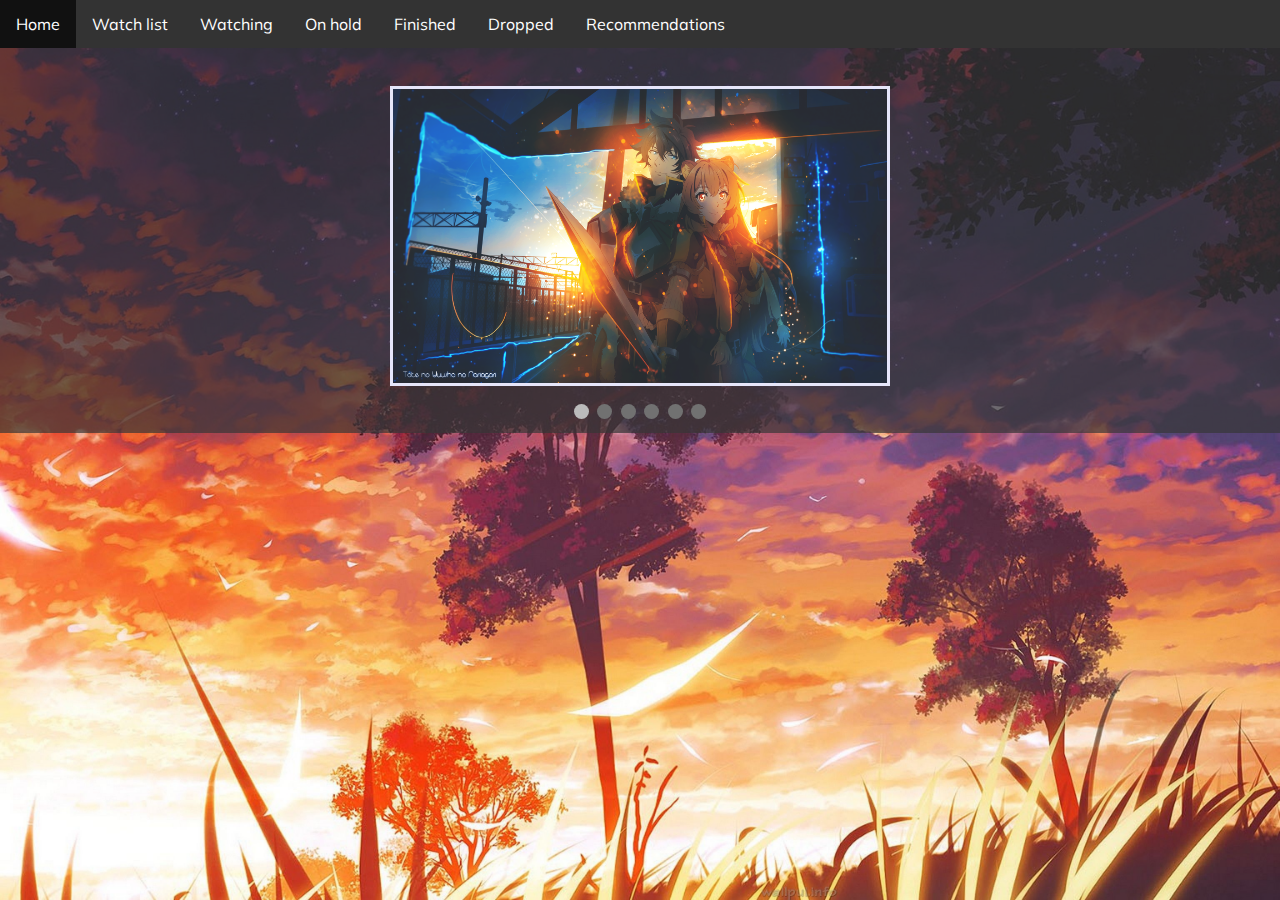
<file: index.html>
<!DOCTYPE html>
<html lang="en" dir="ltr">
  <head>
    <meta charset="utf-8">
    <link rel="stylesheet" type="text/css" href="style.css">
    <link href="https://fonts.googleapis.com/css?family=Muli" rel="stylesheet">
    <title></title>
  </head>
  <body>
    <div class="navbar">
      <ul>
        <li><a class="active" href="index.html">Home</a></li>
        <li><a href="watch-list/index.html">Watch list</a></li>
        <li><a href="watching/index.html">Watching</a></li>
        <li><a href="on-hold/index.html">On hold</a></li>
        <li><a href="finished/index.html">Finished</a></li>
        <li><a href="dropped/index.html">Dropped</a></li>
        <li><a href="recommendations/index.html">Recommendations</a></li>
      </ul>
    </div>
    <div class="container">
      <div class="row"><br></div>
      <div class="slide">
        <div class="slideshow-container">

        <div class="mySlides fade">
          <img src="images/slide1.png">
        </div>

        <div class="mySlides fade">
          <img src="images/slide2.png">
        </div>

        <div class="mySlides fade">
          <img src="images/slide3.png">
        </div>

        <div class="mySlides fade">
          <img src="images/slide4.png">
        </div>

        <div class="mySlides fade">
          <img src="images/slide5.png">
        </div>

        <div class="mySlides fade">
          <img src="images/slide6.png">
        </div>

        </div>
        <br>

        <div style="text-align:center">
          <span class="dot"></span>
          <span class="dot"></span>
          <span class="dot"></span>
          <span class="dot"></span>
          <span class="dot"></span>
          <span class="dot"></span>
        </div>
      </div>

    <script>
    var slideIndex = 0;
    showSlides();

    function showSlides() {
      var i;
      var slides = document.getElementsByClassName("mySlides");
      var dots = document.getElementsByClassName("dot");
      for (i = 0; i < slides.length; i++) {
        slides[i].style.display = "none";
      }
      slideIndex++;
      if (slideIndex > slides.length) {slideIndex = 1}
      for (i = 0; i < dots.length; i++) {
        dots[i].className = dots[i].className.replace(" active", "");
      }
      slides[slideIndex-1].style.display = "block";
      dots[slideIndex-1].className += " active";
      setTimeout(showSlides, 5000); // Change image every 2 seconds
    }
    </script>
  </body>
</html>
</file>
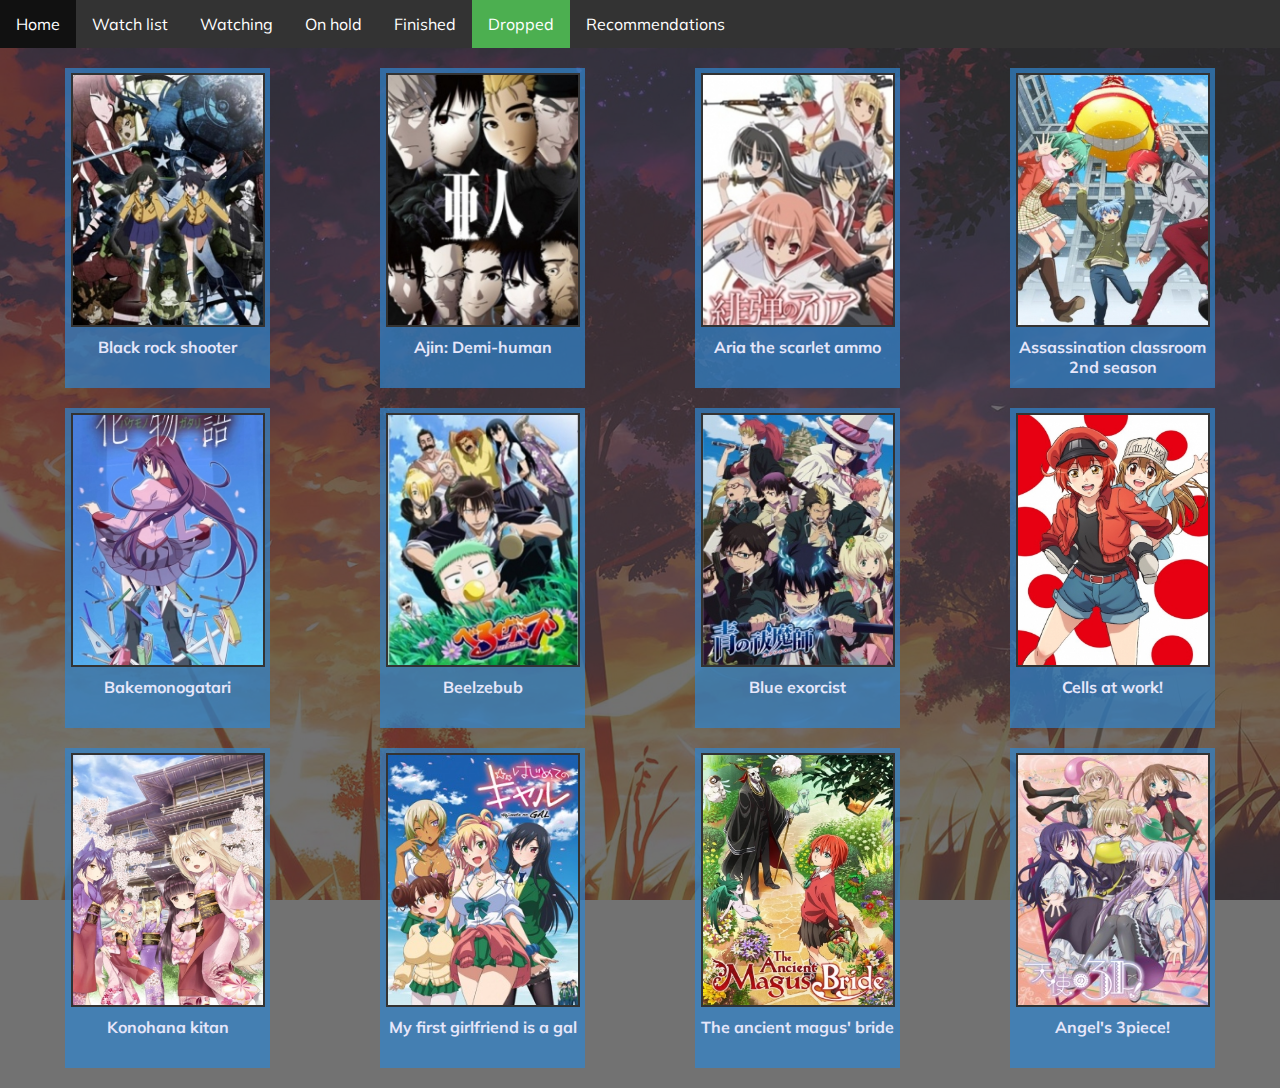
<file: dropped/index.html>
<!DOCTYPE html>
<html lang="en" dir="ltr">
  <head>
    <meta charset="utf-8">
    <link rel="stylesheet" type="text/css" href="../all.css">
    <link href="https://fonts.googleapis.com/css?family=Muli" rel="stylesheet">
    <title></title>
  </head>
  <body>
    <div class="navbar">
      <ul>
        <li><a href="../index.html">Home</a></li>
        <li><a href="../watch-list/index.html">Watch list</a></li>
        <li><a href="../watching/index.html">Watching</a></li>
        <li><a href="../on-hold/index.html">On hold</a></li>
        <li><a href="../finished/index.html">Finished</a></li>
        <li><a class="active" href="index.html">Dropped</a></li>
        <li><a href="../recommendations/index.html">Recommendations</a></li>
      </ul>
    </div>
    <div class="container">
      <div class="row">
        <div class="panel">
          <a href="https://myanimelist.net/anime/11285/Black%E2%98%85Rock_Shooter_TV?q=black%20rock" target="_blank"><img src="images/1.jpg" alt=""></a>
          <p>Black rock shooter</p>
        </div>
        <div class="panel">
          <a href="https://myanimelist.net/anime/31580/Ajin?q=ajin" target="_blank"><img src="images/2.jpg" alt=""></a>
          <p>Ajin: Demi-human</p>
        </div>
        <div class="panel">
          <a href="https://myanimelist.net/anime/10604/Hidan_no_Aria__Butei_ga_Kitarite_Onsen_Kenshuu?q=aria%20the%20sc" target="_blank"><img src="images/3.jpg" alt=""></a>
          <p>Aria the scarlet ammo</p>
        </div>
        <div class="panel">
          <a href="https://myanimelist.net/anime/30654/Ansatsu_Kyoushitsu_2nd_Season?q=assassination" target="_blank"><img src="images/4.jpg" alt=""></a>
          <p>Assassination classroom 2nd season</p>
        </div>
      </div>

      <div class="row">
        <div class="panel">
          <a href="https://myanimelist.net/anime/5081/Bakemonogatari?q=bakemon" target="_blank"><img src="images/5.jpg" alt=""></a>
          <p>Bakemonogatari</p>
        </div>
        <div class="panel">
          <a href="https://myanimelist.net/anime/9513/Beelzebub?q=beelze" target="_blank"><img src="images/6.jpg" alt=""></a>
          <p>Beelzebub</p>
        </div>
        <div class="panel">
          <a href="https://myanimelist.net/anime/33506/Ao_no_Exorcist__Kyoto_Fujouou-hen?q=blue%20ex" target="_blank"><img src="images/7.jpg" alt=""></a>
          <p>Blue exorcist</p>
        </div>
        <div class="panel">
          <a href="https://myanimelist.net/anime/37141/Hataraku_Saibou?q=cells%20at" target="_blank"><img src="images/8.jpg" alt=""></a>
          <p>Cells at work!</p>
        </div>
      </div>

      <div class="row">
        <div class="panel">
          <a href="https://myanimelist.net/anime/35241/Konohana_Kitan?q=konohaN" target="_blank"><img src="images/9.jpg" alt=""></a>
          <p>Konohana kitan</p>
        </div>
        <div class="panel">
          <a href="https://myanimelist.net/anime/34403/Hajimete_no_Gal?q=my%20first%20girlfri" target="_blank"><img src="images/10.jpg" alt=""></a>
          <p>My first girlfriend is a gal</p>
        </div>
        <div class="panel">
          <a href="https://myanimelist.net/anime/35062/Mahoutsukai_no_Yome?q=the%20ancient" target="_blank"><img src="images/11.jpg" alt=""></a>
          <p>The ancient magus' bride</p>
        </div>
        <div class="panel">
          <a href="https://myanimelist.net/anime/34177/Tenshi_no_3P?q=angel%27s%203%20" target="_blank"><img src="images/12.jpg" alt=""></a>
          <p>Angel's 3piece!</p>
        </div>
      </div>


    </div>

  </body>
</html>
</file>
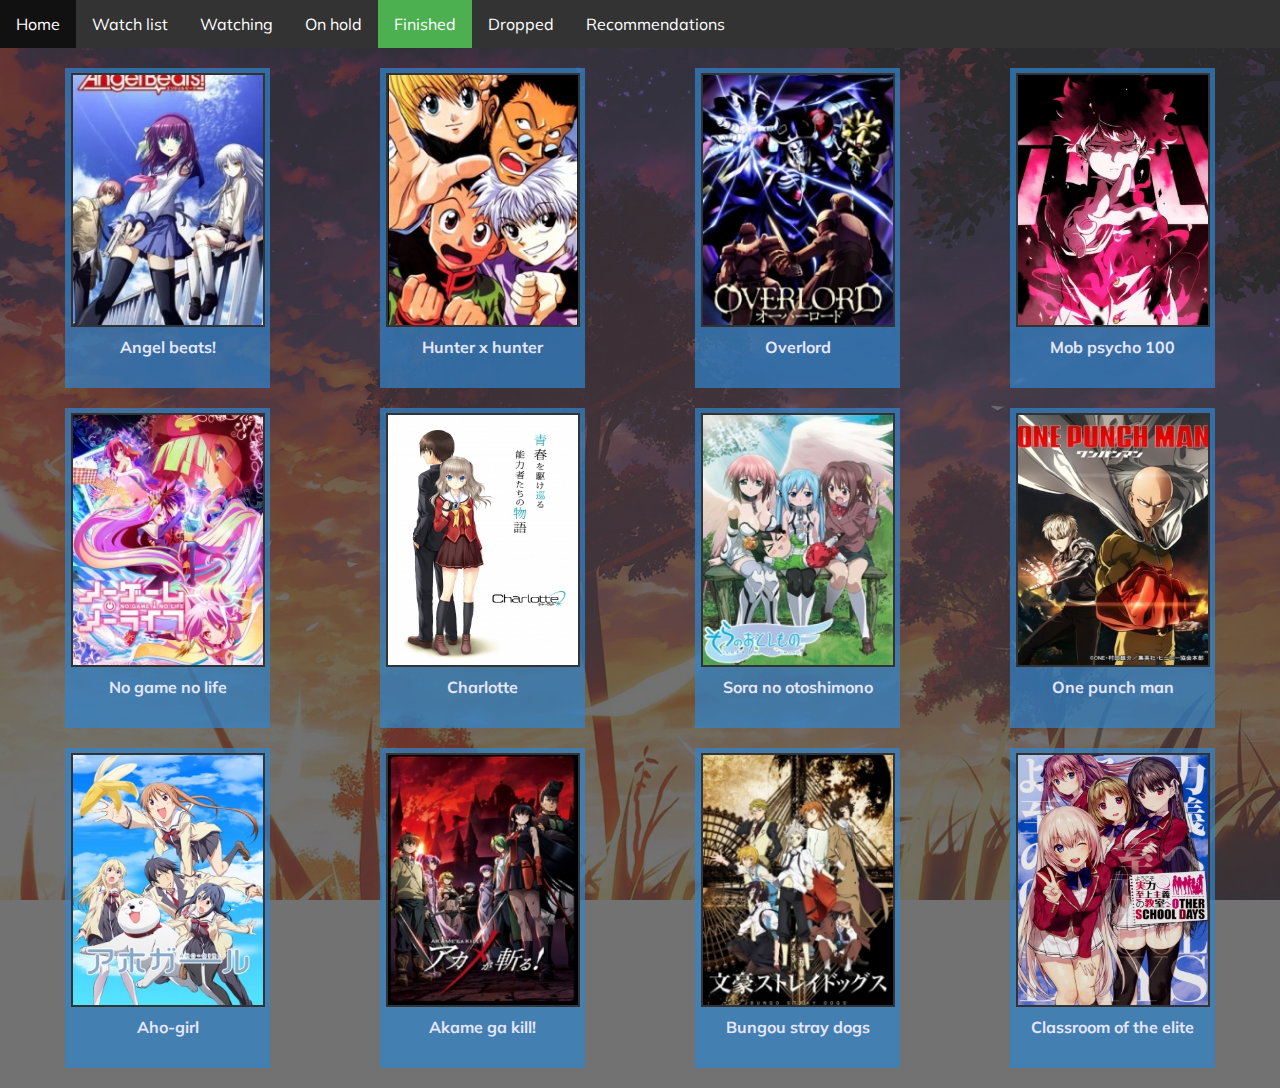
<file: finished/index.html>
<!DOCTYPE html>
<html lang="en" dir="ltr">
  <head>
    <meta charset="utf-8">
    <link rel="stylesheet" type="text/css" href="../all.css">
    <link href="https://fonts.googleapis.com/css?family=Muli" rel="stylesheet">
    <title></title>
  </head>
  <body>
    <div class="navbar">
      <ul>
        <li><a href="../index.html">Home</a></li>
        <li><a href="../watch-list/index.html">Watch list</a></li>
        <li><a href="../watching/index.html">Watching</a></li>
        <li><a href="../on-hold/index.html">On hold</a></li>
        <li><a class="active" href="index.html">Finished</a></li>
        <li><a href="../dropped/index.html">Dropped</a></li>
        <li><a href="../recommendations/index.html">Recommendations</a></li>
      </ul>
    </div>
    <div class="container">
      <div class="row">
        <div class="panel">
          <a href="https://myanimelist.net/anime/6547/Angel_Beats?q=angel%20" target="_blank"><img src="images/1.jpg" alt=""></a>
          <p>Angel beats!</p>
        </div>
        <div class="panel">
          <a href="https://myanimelist.net/anime/11061/Hunter_x_Hunter_2011?q=hunter" target="_blank"><img src="images/2.jpg" alt=""></a>
          <p>Hunter x hunter</p>
        </div>
        <div class="panel">
          <a href="https://myanimelist.net/anime/29803/Overlord?q=overlord" target="_blank"><img src="images/3.jpg" alt=""></a>
          <p>Overlord</p>
        </div>
        <div class="panel">
          <a href="https://myanimelist.net/anime/32182/Mob_Psycho_100?q=mob%20psych" target="_blank"><img src="images/4.jpg" alt=""></a>
          <p>Mob psycho 100</p>
        </div>
      </div>

      <div class="row">
        <div class="panel">
          <a href="https://myanimelist.net/anime/19815/No_Game_No_Life?q=no%20game%20no" target="_blank"><img src="images/5.jpg" alt=""></a>
          <p>No game no life</p>
        </div>
        <div class="panel">
          <a href="https://myanimelist.net/anime/28999/Charlotte?q=charlotte" target="_blank"><img src="images/6.jpg" alt=""></a>
          <p>Charlotte</p>
        </div>
        <div class="panel">
          <a href="https://myanimelist.net/anime/5958/Sora_no_Otoshimono?q=sora%20no%20otos" target="_blank"><img src="images/7.jpg" alt=""></a>
          <p>Sora no otoshimono</p>
        </div>
        <div class="panel">
          <a href="https://myanimelist.net/anime/30276/One_Punch_Man?q=one%20punch" target="_blank"><img src="images/8.jpg" alt=""></a>
          <p>One punch man</p>
        </div>
      </div>

      <div class="row">
        <div class="panel">
          <a href="https://myanimelist.net/anime/34881/Aho_Girl?q=aho%20girl" target="_blank"><img src="images/9.jpg" alt=""></a>
          <p>Aho-girl</p>
        </div>
        <div class="panel">
          <a href="https://myanimelist.net/anime/22199/Akame_ga_Kill?q=akame%20ga" target="_blank"><img src="images/10.jpg" alt=""></a>
          <p>Akame ga kill!</p>
        </div>
        <div class="panel">
          <a href="https://myanimelist.net/anime/31478/Bungou_Stray_Dogs?q=bungou%20s" target="_blank"><img src="images/11.jpg" alt=""></a>
          <p>Bungou stray dogs</p>
        </div>
        <div class="panel">
          <a href="https://myanimelist.net/anime/35507/Youkoso_Jitsuryoku_Shijou_Shugi_no_Kyoushitsu_e?q=classroom%20of%20the" target="_blank"><img src="images/12.jpg" alt=""></a>
          <p>Classroom of the elite</p>
        </div>
      </div>

    </div>

  </body>
</html>
</file>
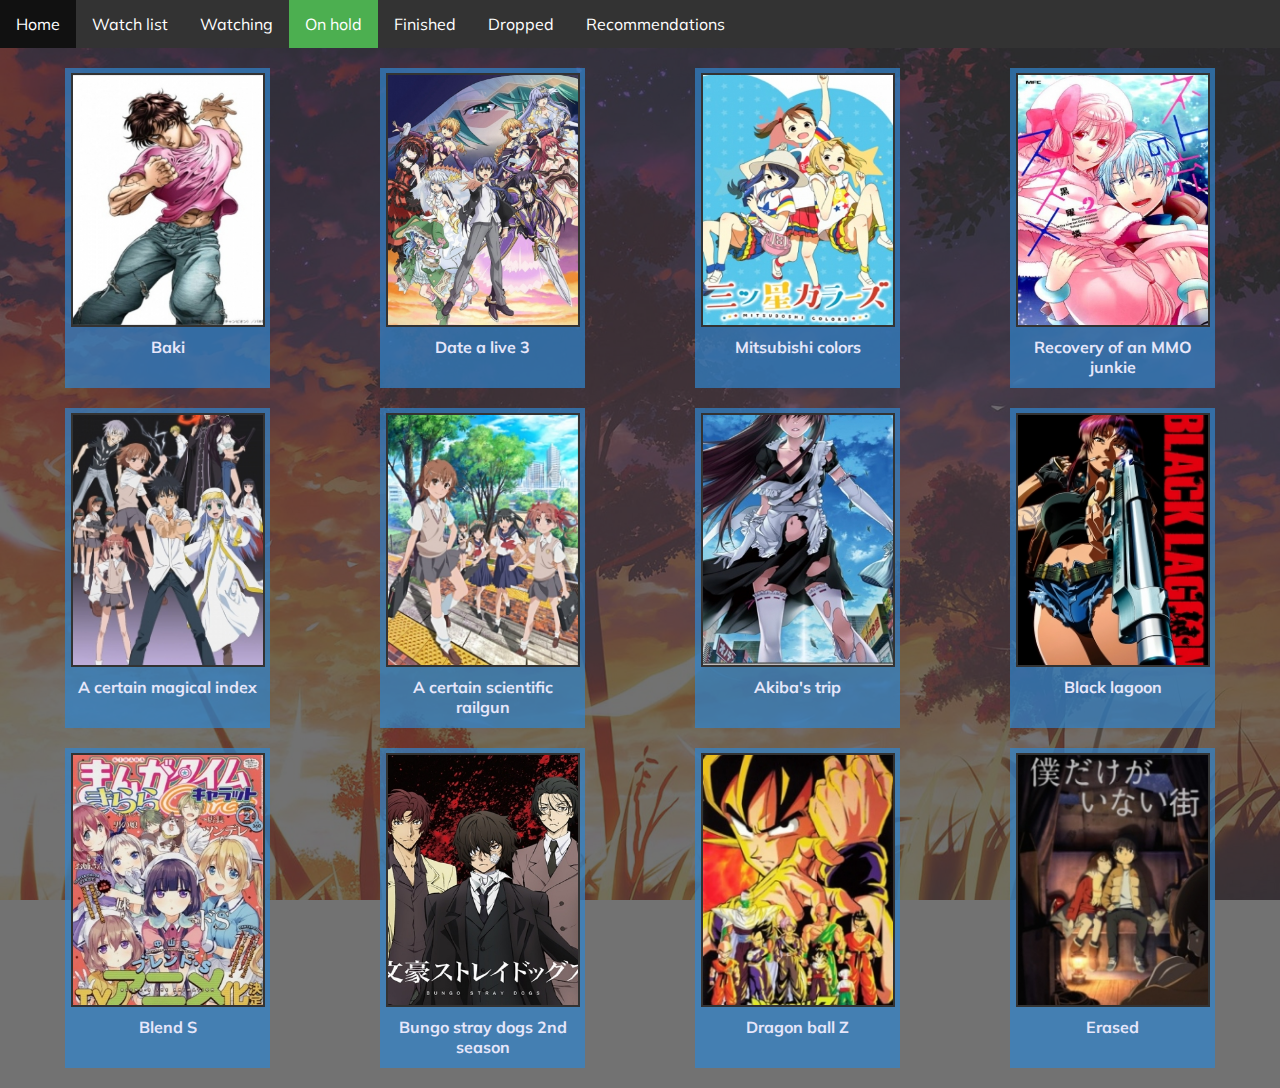
<file: on-hold/index.html>
<!DOCTYPE html>
<html lang="en" dir="ltr">
  <head>
    <meta charset="utf-8">
    <link rel="stylesheet" type="text/css" href="../all.css">
    <link href="https://fonts.googleapis.com/css?family=Muli" rel="stylesheet">
    <title></title>
  </head>
  <body>
    <div class="navbar">
      <ul>
        <li><a href="../index.html">Home</a></li>
        <li><a href="../watch-list/index.html">Watch list</a></li>
        <li><a href="../watching/index.html">Watching</a></li>
        <li><a class="active" href="index.html">On hold</a></li>
        <li><a href="../finished/index.html">Finished</a></li>
        <li><a href="../dropped/index.html">Dropped</a></li>
        <li><a href="../recommendations/index.html">Recommendations</a></li>
      </ul>
    </div>
    <div class="container">
      <div class="row">
        <div class="panel">
          <a href="https://myanimelist.net/anime/34443/Baki?q=baki" target="_blank"><img src="images/1.jpg" alt=""></a>
          <p>Baki</p>
        </div>
        <div class="panel">
          <a href="https://myanimelist.net/anime/36633/Date_A_Live_III?q=date%20a%20live%203" target="_blank"><img src="images/2.jpg" alt=""></a>
          <p>Date a live 3</p>
        </div>
        <div class="panel">
          <a href="https://myanimelist.net/anime/35078/Mitsuboshi_Colors?q=mitsubishi" target="_blank"><img src="images/3.jpg" alt=""></a>
          <p>Mitsubishi colors</p>
        </div>
        <div class="panel">
          <a href="https://myanimelist.net/anime/36038/Net-juu_no_Susume?q=recovery" target="_blank"><img src="images/4.jpg" alt=""></a>
          <p>Recovery of an MMO junkie</p>
        </div>
      </div>

      <div class="row">
        <div class="panel">
          <a href="https://myanimelist.net/anime/4654/Toaru_Majutsu_no_Index?q=a%20certain%20magical" target="_blank"><img src="images/5.jpg" alt=""></a>
          <p>A certain magical index</p>
        </div>
        <div class="panel">
          <a href="https://myanimelist.net/anime/6213/Toaru_Kagaku_no_Railgun?q=a%20certain%20scientific" target="_blank"><img src="images/6.jpg" alt=""></a>
          <p>A certain scientific railgun</p>
        </div>
        <div class="panel">
          <a href="https://myanimelist.net/anime/34051/Akibas_Trip_The_Animation?q=akiba%27s%20tr" target="_blank"><img src="images/7.jpg" alt=""></a>
          <p>Akiba's trip</p>
        </div>
        <div class="panel">
          <a href="https://myanimelist.net/anime/889/Black_Lagoon?q=black%20lagoon" target="_blank"><img src="images/8.jpg" alt=""></a>
          <p>Black lagoon</p>
        </div>
      </div>

      <div class="row">
        <div class="panel">
          <a href="https://myanimelist.net/anime/34618/Blend_S?q=blend%20s" target="_blank"><img src="images/9.jpg" alt=""></a>
          <p>Blend S</p>
        </div>
        <div class="panel">
          <a href="https://myanimelist.net/anime/32867/Bungou_Stray_Dogs_2nd_Season?q=bungo%20stray" target="_blank"><img src="images/10.jpg" alt=""></a>
          <p>Bungo stray dogs 2nd season</p>
        </div>
        <div class="panel">
          <a href="https://myanimelist.net/anime/813/Dragon_Ball_Z?q=dragon%20ball%20z" target="_blank"><img src="images/11.jpg" alt=""></a>
          <p>Dragon ball Z</p>
        </div>
        <div class="panel">
          <a href="https://myanimelist.net/anime/31043/Boku_dake_ga_Inai_Machi?q=erased" target="_blank"><img src="images/12.jpg" alt=""></a>
          <p>Erased</p>
        </div>
      </div>


    </div>

  </body>
</html>
</file>
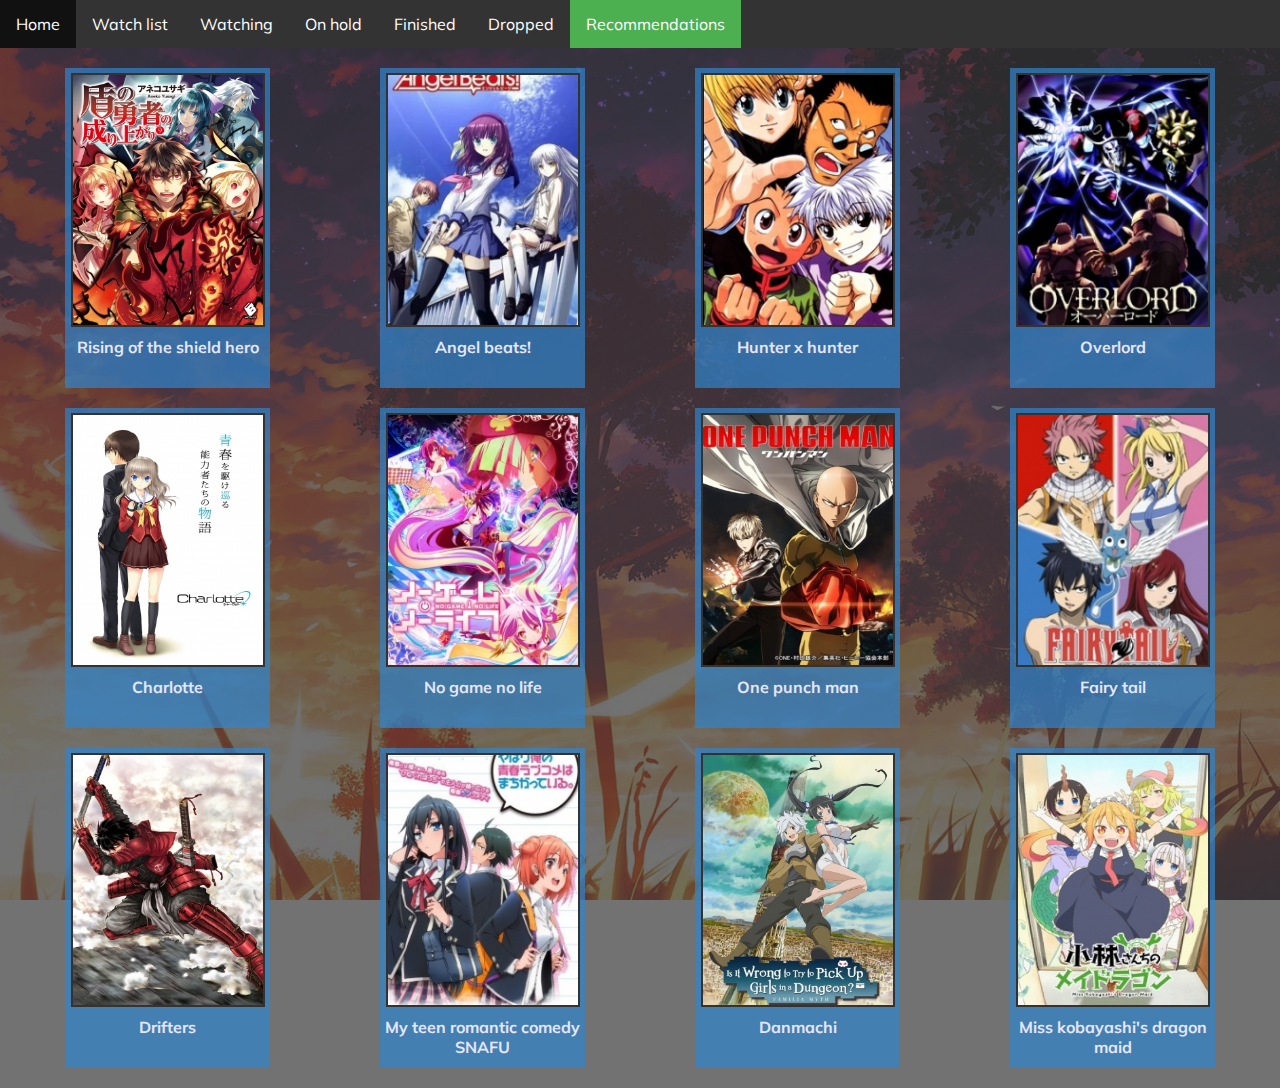
<file: recommendations/index.html>
<!DOCTYPE html>
<html lang="en" dir="ltr">
  <head>
    <meta charset="utf-8">
    <link rel="stylesheet" type="text/css" href="../all.css">
    <link href="https://fonts.googleapis.com/css?family=Muli" rel="stylesheet">
    <title></title>
  </head>
  <body>
    <div class="navbar">
      <ul>
        <li><a href="../index.html">Home</a></li>
        <li><a href="../watch-list/index.html">Watch list</a></li>
        <li><a href="../watching/index.html">Watching</a></li>
        <li><a href="../on-hold/index.html">On hold</a></li>
        <li><a href="../finished/index.html">Finished</a></li>
        <li><a href="../dropped/index.html">Dropped</a></li>
        <li><a class="active" href="index.html">Recommendations</a></li>
      </ul>
    </div>
    <div class="container">
      <div class="row">
        <div class="panel">
          <a href="https://myanimelist.net/anime/35790/Tate_no_Yuusha_no_Nariagari?q=rising%20" target="_blank"><img src="images/1.jpg" alt=""></a>
          <p>Rising of the shield hero</p>
        </div>
        <div class="panel">
          <a href="https://myanimelist.net/anime/6547/Angel_Beats?q=angel%20beats" target="_blank"><img src="images/2.jpg" alt=""></a>
          <p>Angel beats!</p>
        </div>
        <div class="panel">
          <a href="https://myanimelist.net/anime/11061/Hunter_x_Hunter_2011?q=hunter%20x" target="_blank"><img src="images/3.jpg" alt=""></a>
          <p>Hunter x hunter</p>
        </div>
        <div class="panel">
          <a href="https://myanimelist.net/anime/29803/Overlord?q=overlord" target="_blank"><img src="images/4.jpg" alt=""></a>
          <p>Overlord</p>
        </div>
      </div>

      <div class="row">
        <div class="panel">
          <a href="https://myanimelist.net/anime/28999/Charlotte?q=charlotte" target="_blank"><img src="images/5.jpg" alt=""></a>
          <p>Charlotte</p>
        </div>
        <div class="panel">
          <a href="https://myanimelist.net/anime/19815/No_Game_No_Life?q=no%20game" target="_blank"><img src="images/6.jpg" alt=""></a>
          <p>No game no life</p>
        </div>
        <div class="panel">
          <a href="https://myanimelist.net/anime/30276/One_Punch_Man?q=one%20punch" target="_blank"><img src="images/7.jpg" alt=""></a>
          <p>One punch man</p>
        </div>
        <div class="panel">
          <a href="https://myanimelist.net/anime/6702/Fairy_Tail?q=fairy" target="_blank"><img src="images/8.jpg" alt=""></a>
          <p>Fairy tail</p>
        </div>
      </div>

      <div class="row">
        <div class="panel">
          <a href="https://myanimelist.net/anime/31339/Drifters?q=drifters" target="_blank"><img src="images/9.jpg" alt=""></a>
          <p>Drifters</p>
        </div>
        <div class="panel">
          <a href="https://myanimelist.net/anime/14813/Yahari_Ore_no_Seishun_Love_Comedy_wa_Machigatteiru?q=snafu" target="_blank"><img src="images/10.jpg" alt=""></a>
          <p>My teen romantic comedy SNAFU</p>
        </div>
        <div class="panel">
          <a href="https://myanimelist.net/anime/32887/Dungeon_ni_Deai_wo_Motomeru_no_wa_Machigatteiru_Darou_ka_Gaiden__Sword_Oratoria?q=danmachi" target="_blank"><img src="images/11.jpg" alt=""></a>
          <p>Danmachi</p>
        </div>
        <div class="panel">
          <a href="https://myanimelist.net/anime/33206/Kobayashi-san_Chi_no_Maid_Dragon?q=miss%20kobayashi" target="_blank"><img src="images/12.jpg" alt=""></a>
          <p>Miss kobayashi's dragon maid</p>
        </div>
      </div>


    </div>

  </body>
</html>
</file>
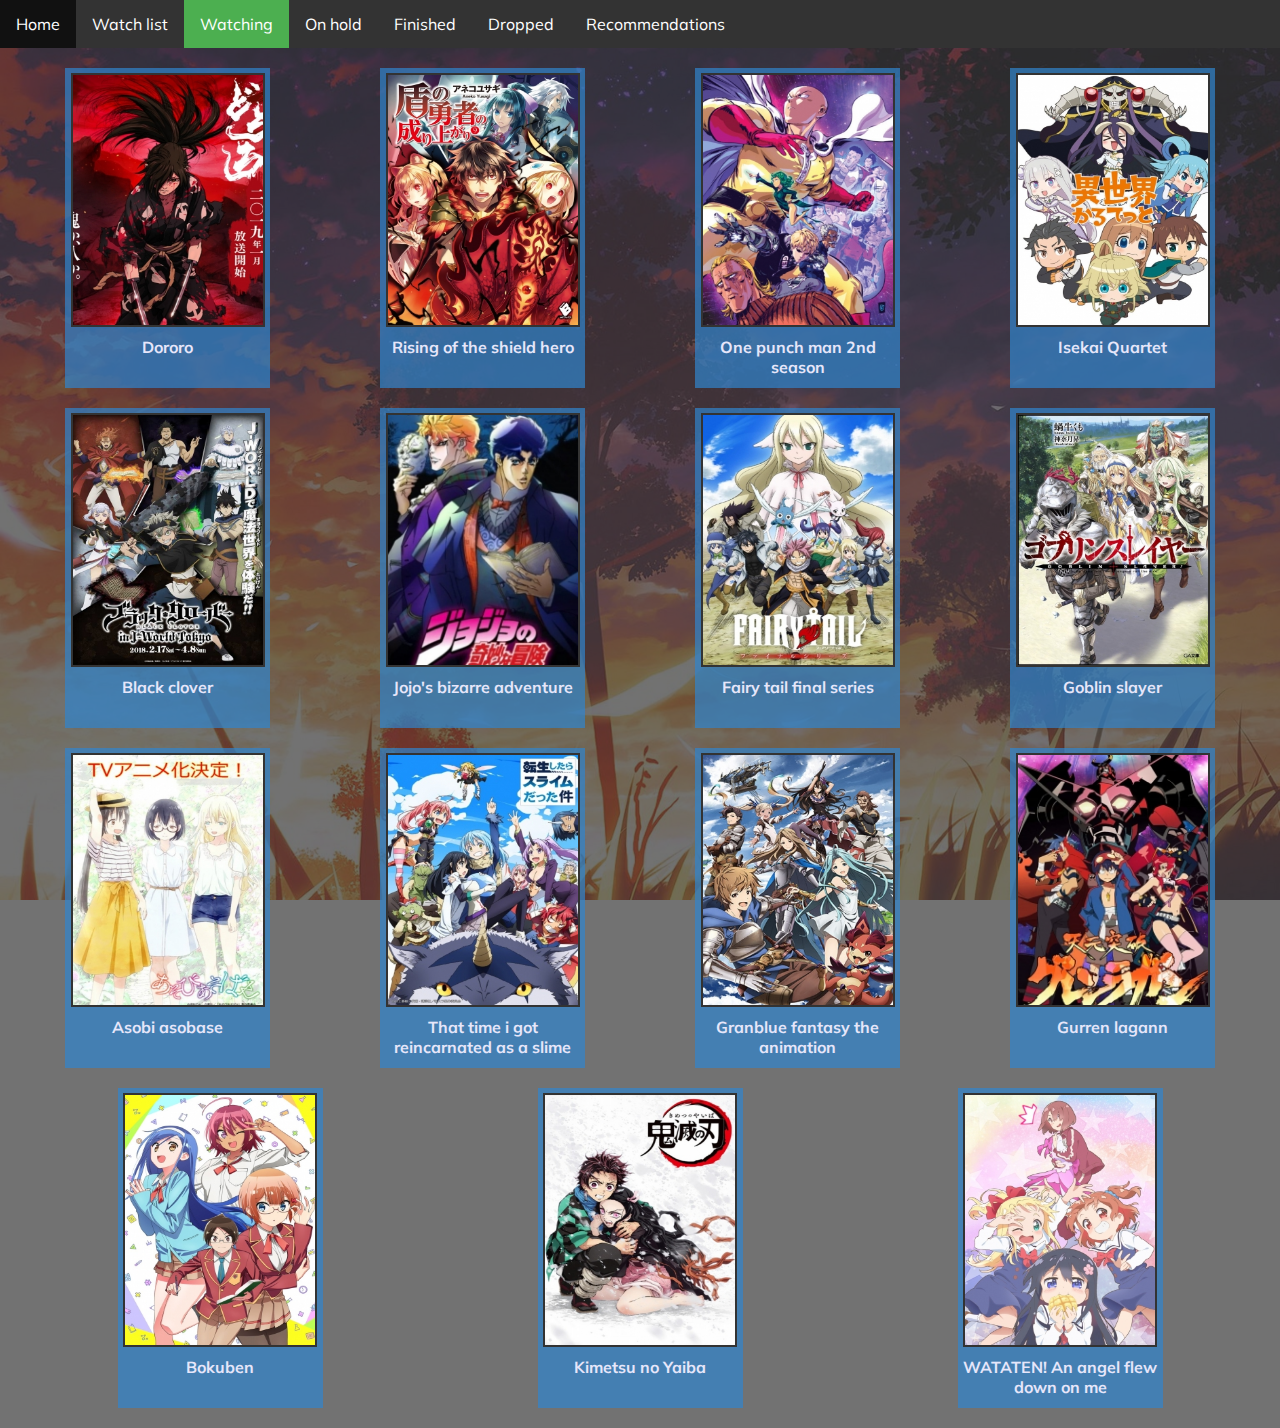
<file: watching/index.html>
<!DOCTYPE html>
<html lang="en" dir="ltr">
  <head>
    <meta charset="utf-8">
    <link rel="stylesheet" type="text/css" href="../all.css">
    <link href="https://fonts.googleapis.com/css?family=Muli" rel="stylesheet">
    <title></title>
  </head>
  <body>
    <div class="navbar">
      <ul>
        <li><a href="../index.html">Home</a></li>
        <li><a href="../watch-list/index.html">Watch list</a></li>
        <li><a class="active" href="index.html">Watching</a></li>
        <li><a href="../on-hold/index.html">On hold</a></li>
        <li><a href="../finished/index.html">Finished</a></li>
        <li><a href="../dropped/index.html">Dropped</a></li>
        <li><a href="../recommendations/index.html">Recommendations</a></li>
      </ul>
    </div>
    <div class="container">
      <div class="row">
        <div class="panel">
          <a href="https://myanimelist.net/anime/37520/Dororo?q=dororo" target="_blank"><img src="images/1.jpg" alt=""></a>
          <p>Dororo</p>
        </div>
        <div class="panel">
          <a href="https://myanimelist.net/anime/35790/Tate_no_Yuusha_no_Nariagari?q=rising%20of" target="_blank"><img src="images/2.jpg" alt=""></a>
          <p>Rising of the shield hero</p>
        </div>
        <div class="panel">
          <a href="https://myanimelist.net/anime/34134/One_Punch_Man_2nd_Season?q=one%20punch" target="_blank"><img src="images/3.jpg" alt=""></a>
          <p>One punch man 2nd season</p>
        </div>
        <div class="panel">
          <a href="https://myanimelist.net/anime/38472/Isekai_Quartet?q=isekai%20qua" target="_blank"><img src="images/4.jpg" alt=""></a>
          <p>Isekai Quartet</p>
        </div>
      </div>

      <div class="row">
        <div class="panel">
          <a href="https://myanimelist.net/anime/34572/Black_Clover?q=black%20clo" target="_blank"><img src="images/5.jpg" alt=""></a>
          <p>Black clover</p>
        </div>
        <div class="panel">
          <a href="https://myanimelist.net/anime/14719/JoJo_no_Kimyou_na_Bouken_TV?q=jojo%27s%20bizarre%20adventure" target="_blank"><img src="images/6.jpg" alt=""></a>
          <p>Jojo's bizarre adventure</p>
        </div>
        <div class="panel">
          <a href="https://myanimelist.net/anime/35972/Fairy_Tail__Final_Series?q=fairy%20tail%20final" target="_blank"><img src="images/7.jpg" alt=""></a>
          <p>Fairy tail final series</p>
        </div>
        <div class="panel">
          <a href="https://myanimelist.net/anime/37349/Goblin_Slayer?q=goblin" target="_blank"><img src="images/8.jpg" alt=""></a>
          <p>Goblin slayer</p>
        </div>
      </div>

      <div class="row">
        <div class="panel">
          <a href="https://myanimelist.net/anime/37171/Asobi_Asobase?q=asobi%20aso" target="_blank"><img src="images/9.jpg" alt=""></a>
          <p>Asobi asobase</p>
        </div>
        <div class="panel">
          <a href="https://myanimelist.net/anime/37430/Tensei_shitara_Slime_Datta_Ken?q=that%20time%20i" target="_blank"><img src="images/10.jpg" alt=""></a>
          <p>That time i got reincarnated as a slime</p>
        </div>
        <div class="panel">
          <a href="https://myanimelist.net/anime/31629/Granblue_Fantasy_The_Animation?q=granblue%20the" target="_blank"><img src="images/11.jpg" alt=""></a>
          <p>Granblue fantasy the animation</p>
        </div>
        <div class="panel">
          <a href="https://myanimelist.net/anime/2001/Tengen_Toppa_Gurren_Lagann?q=gurenn%20lagann" target="_blank"><img src="images/12.jpg" alt=""></a>
          <p>Gurren lagann</p>
        </div>
      </div>

      <div class="row">
        <div class="panel">
          <a href="https://myanimelist.net/manga/103890/Bokutachi_wa_Benkyou_ga_Dekinai?q=bokuben" target="_blank"><img src="images/13.jpg" alt=""></a>
          <p>Bokuben</p>
        </div>
        <div class="panel">
          <a href="https://myanimelist.net/anime/38000/Kimetsu_no_Yaiba" target="_blank"><img src="images/14.jpg" alt=""></a>
          <p>Kimetsu no Yaiba</p>
        </div>
        <div class="panel">
          <a href="https://myanimelist.net/anime/37993/Watashi_ni_Tenshi_ga_Maiorita?q=wataten" target="_blank"><img src="images/15.jpg" alt=""></a>
          <p>WATATEN! An angel flew down on me</p>
        </div>
      </div>


    </div>

  </body>
</html>
</file>
<file: style.css>
body {
  margin: 0;
  background-image: url(background.jpg);
  background-size: cover;
  background-attachment: fixed;
}
.container {
  background-color: rgba(54,54,54,0.7);
  padding-top: 10px;
  padding-bottom: 10px;
}
.row {
  display: flex;
  flex-direction: row;
  justify-content: space-around;
  padding: 5px;
}
.panel {
  width: 195px;
  height: 310px;
  text-align: center;
  background-color: rgba(48,132,205,0.7);
  padding: 5px;
  display: grid;
  justify-content: center;
}
.panel img {
  width: 190px;
  height: 250px;
  border: 2px solid #333;
  -webkit-transition-duration: 0.3s;
  transition-duration: 0.3s;
}
.panel img:hover {
  border: 2px solid lightgrey;
  -webkit-transition-duration: 0.3s;
  transition-duration: 0.3s;
}
.panel p {
  font-family: 'Muli', sans-serif;
  color: lavender;
  font-weight: bold;
  font-size: 16px;
  position: relative;
  bottom: 10px;
}
.navbar {
  font-family: sans-serif;
  font-family: 'Muli', sans-serif;
}
.navbar ul {
  list-style-type: none;
  margin: 0;
  padding: 0;
  overflow: hidden;
  background-color: #333;
}

.navbar li {
  float: left;
}

.navbar li a {
  display: block;
  color: white;
  text-align: center;
  padding: 14px 16px;
  text-decoration: none;
}

.navbar li a:hover {
  background-color: #111;
}
.active {
  background-color: #4CAF50;
}

/* Slideshow animation */
* {box-sizing: border-box;}
body {font-family: Verdana, sans-serif;}
.mySlides {display: none;}
img {vertical-align: middle;}

/* Slideshow container */
.slideshow-container {
  max-width: 500px;
  position: relative;
  margin: auto;
}

/* The dots/bullets/indicators */
.dot {
  height: 15px;
  width: 15px;
  margin: 0 2px;
  background-color: #717171;
  border-radius: 50%;
  display: inline-block;
  transition: background-color 1s ease;
}

.active {
  background-color: #bbb;
}

/* Fading animation */
.fade {
  -webkit-animation-name: fade;
  -webkit-animation-duration: 2s;
  animation-name: fade;
  animation-duration: 2s;
}

@-webkit-keyframes fade {
  from {opacity: .4}
  to {opacity: 1}
}

@keyframes fade {
  from {opacity: .4}
  to {opacity: 1}
}
.slide img {
  width: 500px;
  height: 300px;
  border: 3px solid lavender;
}
</file>
<file: all.css>
body {
  margin: 0;
  background-image: url(background.jpg);
  background-size: cover;
  background-attachment: fixed;
}
.container {
  background-color: rgba(54,54,54,0.7);
  padding-top: 10px;
  padding-bottom: 10px;
}
.row {
  display: flex;
  flex-direction: row;
  justify-content: space-around;
  padding: 10px;
}
.panel {
  width: 195px;
  height: 310px;
  text-align: center;
  background-color: rgba(48,132,205,0.7);
  padding: 5px;
  display: grid;
  justify-content: center;
}
.panel img {
  width: 190px;
  height: 250px;
  border: 2px solid #333;
  -webkit-transition-duration: 0.3s;
  transition-duration: 0.3s;
}
.panel img:hover {
  border: 2px solid lightgrey;
  -webkit-transition-duration: 0.3s;
  transition-duration: 0.3s;
}
.panel p {
  font-family: 'Muli', sans-serif;
  color: lavender;
  font-weight: bold;
  font-size: 16px;
  position: relative;
  bottom: 10px;
}
.navbar {
  font-family: sans-serif;
  font-family: 'Muli', sans-serif;
}
.navbar ul {
  list-style-type: none;
  margin: 0;
  padding: 0;
  overflow: hidden;
  background-color: #333;
}

.navbar li {
  float: left;
}

.navbar li a {
  display: block;
  color: white;
  text-align: center;
  padding: 14px 16px;
  text-decoration: none;
}

.navbar li a:hover {
  background-color: #111;
}
.active {
  background-color: #4CAF50;
}
</file>
